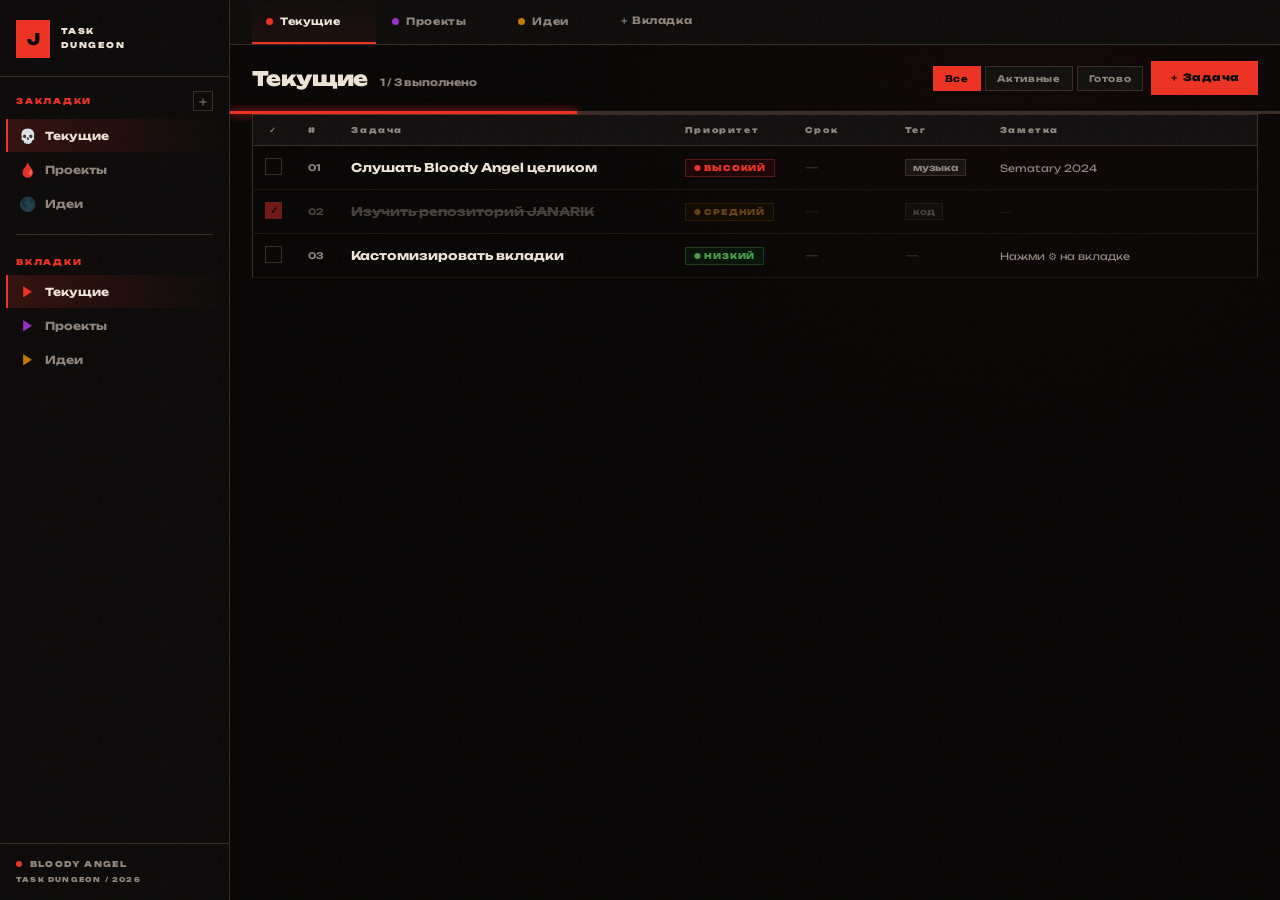
<file: tasks.html>
<!doctype html>
<html lang="ru">
<head>
  <meta charset="utf-8">
  <meta name="viewport" content="width=device-width,initial-scale=1">
  <meta name="theme-color" content="#090706">
  <title>JANARIK — Task Dungeon</title>
  <link rel="preconnect" href="https://fonts.googleapis.com">
  <link rel="preconnect" href="https://fonts.gstatic.com" crossorigin>
  <link href="https://fonts.googleapis.com/css2?family=Unbounded:wght@400;700;900&display=swap" rel="stylesheet">
  <link rel="stylesheet" href="tasks.css">
</head>
<body>
  <div class="noise" aria-hidden="true"></div>

  <div class="app">
    <!-- ── SIDEBAR ─────────────────────────────── -->
    <aside class="sidebar">
      <a class="brand" href="index.html" title="Назад к плееру">
        <span class="brand-icon">J</span>
        <span class="brand-text">TASK<br>DUNGEON</span>
      </a>

      <div class="sidebar-section">
        <div class="sidebar-section-head">
          <span>ЗАКЛАДКИ</span>
          <button id="addBookmarkBtn" class="icon-btn" title="Добавить закладку">＋</button>
        </div>
        <div id="bookmarksList" class="bookmarks-list"></div>
      </div>

      <div class="sidebar-divider"></div>

      <div class="sidebar-section">
        <div class="sidebar-section-head">
          <span>ВКЛАДКИ</span>
        </div>
        <div id="sidebarTabsList" class="bookmarks-list"></div>
      </div>

      <div class="sidebar-foot">
        <span class="pulse"></span>BLOODY ANGEL<br>
        <small>TASK DUNGEON / 2026</small>
      </div>
    </aside>

    <!-- ── MAIN ──────────────────────────────────── -->
    <main class="main">

      <!-- Tabs bar -->
      <div class="tabs-bar" id="tabsBar">
        <div id="tabsList" class="tabs-list"></div>
        <button id="addTabBtn" class="add-tab-btn">＋ Вкладка</button>
      </div>

      <!-- Toolbar -->
      <div class="toolbar">
        <div class="toolbar-left">
          <h2 id="tabTitle">Задачи</h2>
          <span id="taskCount" class="task-count"></span>
        </div>
        <div class="toolbar-right">
          <div class="filter-chips" id="filterChips">
            <button class="chip active" data-filter="all">Все</button>
            <button class="chip" data-filter="todo">Активные</button>
            <button class="chip" data-filter="done">Готово</button>
          </div>
          <button id="addTaskBtn" class="primary-btn">＋ Задача</button>
        </div>
      </div>

      <!-- Progress bar -->
      <div class="progress-wrap">
        <div class="progress-bar" id="progressBar"></div>
        <span class="progress-label" id="progressLabel"></span>
      </div>

      <!-- Table -->
      <div class="table-wrap">
        <table class="task-table">
          <thead>
            <tr>
              <th class="col-check">✓</th>
              <th class="col-num">#</th>
              <th class="col-title">Задача</th>
              <th class="col-priority">Приоритет</th>
              <th class="col-date">Срок</th>
              <th class="col-tags">Тег</th>
              <th class="col-notes">Заметка</th>
              <th class="col-actions"></th>
            </tr>
          </thead>
          <tbody id="taskTableBody"></tbody>
        </table>
      </div>

    </main>
  </div>

  <!-- ══ MODAL: Task ════════════════════════════════ -->
  <div id="taskModal" class="modal hidden" role="dialog" aria-modal="true">
    <div class="modal-overlay" data-close-modal="taskModal"></div>
    <div class="modal-box">
      <div class="modal-head">
        <h3 id="modalTitle">Новая задача</h3>
        <button class="modal-close" data-close-modal="taskModal">✕</button>
      </div>
      <form id="taskForm" autocomplete="off">
        <label>
          <span>Название *</span>
          <input type="text" id="taskTitleInput" placeholder="Что нужно сделать..." required>
        </label>
        <div class="form-row">
          <label>
            <span>Приоритет</span>
            <select id="taskPriorityInput">
              <option value="high">● ВЫСОКИЙ</option>
              <option value="med" selected>● СРЕДНИЙ</option>
              <option value="low">● НИЗКИЙ</option>
            </select>
          </label>
          <label>
            <span>Срок</span>
            <input type="date" id="taskDateInput">
          </label>
        </div>
        <label>
          <span>Тег</span>
          <input type="text" id="taskTagInput" placeholder="работа, личное, идея...">
        </label>
        <label>
          <span>Заметка</span>
          <textarea id="taskNotesInput" placeholder="Любые детали..."></textarea>
        </label>
        <div class="form-actions">
          <button type="button" class="ghost-btn" data-close-modal="taskModal">Отмена</button>
          <button type="submit" class="primary-btn">Сохранить</button>
        </div>
      </form>
    </div>
  </div>

  <!-- ══ MODAL: Tab ═════════════════════════════════ -->
  <div id="tabModal" class="modal hidden" role="dialog" aria-modal="true">
    <div class="modal-overlay" data-close-modal="tabModal"></div>
    <div class="modal-box">
      <div class="modal-head">
        <h3 id="tabModalTitle">Настройка вкладки</h3>
        <button class="modal-close" data-close-modal="tabModal">✕</button>
      </div>
      <form id="tabForm" autocomplete="off">
        <label>
          <span>Название</span>
          <input type="text" id="tabNameInput" placeholder="Моя вкладка..." required>
        </label>
        <label>
          <span>Цвет</span>
          <div class="color-swatches" id="tabColorSwatches"></div>
        </label>
        <div class="form-actions">
          <button type="button" id="deleteTabBtn" class="danger-btn">Удалить</button>
          <button type="button" class="ghost-btn" data-close-modal="tabModal">Отмена</button>
          <button type="submit" class="primary-btn">Сохранить</button>
        </div>
      </form>
    </div>
  </div>

  <!-- ══ MODAL: Bookmark ════════════════════════════ -->
  <div id="bookmarkModal" class="modal hidden" role="dialog" aria-modal="true">
    <div class="modal-overlay" data-close-modal="bookmarkModal"></div>
    <div class="modal-box">
      <div class="modal-head">
        <h3 id="bmModalTitle">Закладка</h3>
        <button class="modal-close" data-close-modal="bookmarkModal">✕</button>
      </div>
      <form id="bookmarkForm" autocomplete="off">
        <label>
          <span>Название</span>
          <input type="text" id="bmNameInput" placeholder="Моя закладка..." required>
        </label>
        <div class="form-row">
          <label>
            <span>Иконка (эмодзи)</span>
            <input type="text" id="bmIconInput" placeholder="💀" maxlength="4" style="width:80px">
          </label>
          <label style="flex:1">
            <span>Ссылается на вкладку</span>
            <select id="bmTabSelect"></select>
          </label>
        </div>
        <label>
          <span>Цвет</span>
          <div class="color-swatches" id="bmColorSwatches"></div>
        </label>
        <div class="form-actions">
          <button type="button" id="deleteBookmarkBtn" class="danger-btn">Удалить</button>
          <button type="button" class="ghost-btn" data-close-modal="bookmarkModal">Отмена</button>
          <button type="submit" class="primary-btn">Сохранить</button>
        </div>
      </form>
    </div>
  </div>

  <div id="toast" class="toast" aria-live="polite"></div>
  <script src="tasks.js"></script>
</body>
</html>
</file>
<file: tasks.css>
/* ═══════════════════════════════════════════════
   TASK DUNGEON — Bloody Angel Theme
   ═══════════════════════════════════════════════ */

:root {
  --bg:       #090706;
  --p:        #14110f;
  --p2:       #1e1714;
  --line:     #3a2c27;
  --red:      #ed3323;
  --red-dk:   #8b1210;
  --red-glow: rgba(237,51,35,.15);
  --text:     #eee4d5;
  --muted:    #8f857c;
  --high:     #ed3323;
  --med:      #d4882a;
  --low:      #4a9e4a;
  --sidebar:  230px;
  --font:     'Unbounded', Arial, sans-serif;
}

*, *::before, *::after { box-sizing: border-box; margin: 0; padding: 0; }
html { scroll-behavior: smooth; }

body {
  background: var(--bg);
  color: var(--text);
  font-family: var(--font);
  font-size: 13px;
  height: 100vh;
  overflow: hidden;
}

button, input, select, textarea { font-family: inherit; font-size: inherit; }
button { cursor: pointer; }
a { text-decoration: none; }

/* ── Noise overlay ─────────────────────────────── */
.noise {
  position: fixed; inset: 0;
  pointer-events: none; z-index: 999; opacity: .045;
  background-image: url("data:image/svg+xml,%3Csvg xmlns='http://www.w3.org/2000/svg' width='120' height='120'%3E%3Cfilter id='n'%3E%3CfeTurbulence baseFrequency='.8' numOctaves='3'/%3E%3C/filter%3E%3Crect width='100%25' height='100%25' filter='url(%23n)'/%3E%3C/svg%3E");
}

/* ── Layout ────────────────────────────────────── */
.app {
  display: grid;
  grid-template-columns: var(--sidebar) 1fr;
  height: 100vh;
  overflow: hidden;
}

/* ══════════════════════════════════════════════════
   SIDEBAR
══════════════════════════════════════════════════ */
.sidebar {
  background: #0d0b0a;
  border-right: 1px solid var(--line);
  display: flex;
  flex-direction: column;
  overflow-y: auto;
  overflow-x: hidden;
}
.sidebar::-webkit-scrollbar { width: 3px; }
.sidebar::-webkit-scrollbar-thumb { background: var(--line); }

.brand {
  display: flex; align-items: center; gap: 11px;
  padding: 20px 16px 18px;
  border-bottom: 1px solid var(--line);
  color: var(--text);
}
.brand-icon {
  display: grid; place-content: center;
  width: 34px; height: 38px; flex-shrink: 0;
  background: var(--red); color: #090706;
  font-weight: 900; font-size: 16px;
}
.brand-text {
  font-size: 8px; font-weight: 900;
  letter-spacing: .18em; line-height: 1.7;
}
.brand:hover .brand-text { color: var(--red); }

.sidebar-section { padding: 14px 0 6px; }

.sidebar-section-head {
  display: flex; align-items: center;
  justify-content: space-between;
  padding: 0 16px 8px;
  font-size: 8px; font-weight: 900;
  letter-spacing: .22em; color: var(--red);
}

.icon-btn {
  display: grid; place-content: center;
  width: 20px; height: 20px;
  border: 1px solid var(--line);
  background: transparent; color: var(--muted);
  font-size: 14px; line-height: 1;
  transition: .12s;
}
.icon-btn:hover { border-color: var(--red); color: var(--red); background: var(--red-glow); }

.bookmarks-list { display: flex; flex-direction: column; gap: 1px; padding: 0 6px; }

.bookmark-item {
  display: flex; align-items: center; gap: 9px;
  padding: 8px 10px;
  border-left: 2px solid transparent;
  color: var(--muted);
  font-size: 11px; font-weight: 700;
  transition: .12s; cursor: pointer; user-select: none;
}
.bookmark-item:hover {
  color: var(--text);
  background: linear-gradient(90deg,#35120f33,transparent);
  border-left-color: var(--bm-color, var(--red));
}
.bookmark-item.active {
  color: var(--text);
  background: linear-gradient(90deg,#35120f,transparent);
  border-left-color: var(--bm-color, var(--red));
}
.bm-icon { font-size: 14px; width: 18px; text-align: center; flex-shrink: 0; }

.bm-edit {
  margin-left: auto; opacity: 0;
  display: grid; place-content: center;
  width: 17px; height: 17px;
  border: none; background: transparent;
  color: var(--muted); font-size: 11px;
  flex-shrink: 0; transition: .1s;
}
.bookmark-item:hover .bm-edit { opacity: 1; }
.bm-edit:hover { color: var(--text); }

.sidebar-divider { height: 1px; background: var(--line); margin: 8px 16px; }

.sidebar-foot {
  margin-top: auto;
  border-top: 1px solid var(--line);
  padding: 13px 16px;
  font-size: 8px; font-weight: 900;
  letter-spacing: .15em; line-height: 1.9;
  color: var(--muted);
}
.pulse {
  display: inline-block; width: 6px; height: 6px;
  background: var(--red); border-radius: 50%;
  margin-right: 8px;
  animation: blink 2s ease-in-out infinite;
}
@keyframes blink {
  0%,100% { opacity:1; box-shadow: 0 0 5px var(--red); }
  50%      { opacity:.4; box-shadow: none; }
}

/* ══════════════════════════════════════════════════
   MAIN
══════════════════════════════════════════════════ */
.main {
  display: flex; flex-direction: column;
  overflow: hidden;
  background: radial-gradient(circle at 75% 0, #36100d28, transparent 38%);
}

/* ── Tabs bar ──────────────────────────────────── */
.tabs-bar {
  display: flex; align-items: stretch;
  padding: 0 22px;
  background: #0f0d0c;
  border-bottom: 1px solid var(--line);
  overflow-x: auto; flex-shrink: 0;
  min-height: 44px; gap: 2px;
}
.tabs-bar::-webkit-scrollbar { height: 2px; }
.tabs-bar::-webkit-scrollbar-thumb { background: var(--line); }

.tabs-list { display: flex; gap: 2px; align-items: stretch; }

.tab-item {
  display: flex; align-items: center; gap: 7px;
  padding: 0 14px;
  min-height: 44px;
  border: none;
  border-bottom: 2px solid transparent;
  background: transparent;
  color: var(--muted);
  font-size: 10px; font-weight: 700; letter-spacing: .06em;
  transition: .13s; white-space: nowrap; position: relative;
}
.tab-item:hover { color: var(--text); background: rgba(255,255,255,.025); }
.tab-item.active {
  color: var(--text);
  border-bottom-color: var(--tab-color, var(--red));
  background: linear-gradient(180deg,transparent,rgba(237,51,35,.07));
}
.tab-dot {
  width: 7px; height: 7px; border-radius: 50%;
  background: var(--tab-color, var(--red)); flex-shrink: 0;
}
.tab-cfg {
  opacity: 0; display: grid; place-content: center;
  width: 15px; height: 15px;
  border: none; background: transparent;
  color: var(--muted); font-size: 12px;
  transition: .1s; flex-shrink: 0;
}
.tab-item:hover .tab-cfg { opacity: 1; }
.tab-cfg:hover { color: var(--text); }

.add-tab-btn {
  display: flex; align-items: center;
  padding: 0 12px;
  border: none; border-bottom: 2px solid transparent;
  background: transparent; color: var(--muted);
  font-size: 10px; font-weight: 700; letter-spacing: .06em;
  white-space: nowrap; transition: .13s;
}
.add-tab-btn:hover { color: var(--red); }

/* ── Toolbar ───────────────────────────────────── */
.toolbar {
  display: flex; align-items: center;
  justify-content: space-between;
  padding: 16px 22px;
  flex-shrink: 0; gap: 12px;
}
.toolbar-left { display: flex; align-items: baseline; gap: 12px; min-width: 0; }
.toolbar-left h2 {
  font-size: 20px; font-weight: 900;
  letter-spacing: -.03em; white-space: nowrap;
}
.task-count { font-size: 10px; color: var(--muted); font-weight: 700; white-space: nowrap; }
.toolbar-right { display: flex; align-items: center; gap: 8px; flex-shrink: 0; }

.filter-chips { display: flex; gap: 4px; }

.chip {
  padding: 6px 11px;
  border: 1px solid var(--line);
  background: var(--p); color: var(--muted);
  font-size: 9px; font-weight: 700; letter-spacing: .07em;
  transition: .12s;
}
.chip:hover { border-color: var(--red); color: var(--text); }
.chip.active { background: var(--red); color: #090706; border-color: var(--red); }

/* ── Progress bar ──────────────────────────────── */
.progress-wrap {
  position: relative; height: 3px;
  background: var(--line); flex-shrink: 0;
  overflow: visible;
}
.progress-bar {
  height: 100%; background: var(--red);
  transition: width .4s cubic-bezier(.4,0,.2,1);
  box-shadow: 0 0 8px var(--red);
}
.progress-label {
  position: absolute; right: 22px; top: 6px;
  font-size: 8px; font-weight: 900;
  letter-spacing: .15em; color: var(--muted);
}

/* ── Table wrap ────────────────────────────────── */
.table-wrap {
  flex: 1; overflow-y: auto;
  padding: 0 22px 28px;
}
.table-wrap::-webkit-scrollbar { width: 4px; }
.table-wrap::-webkit-scrollbar-track { background: transparent; }
.table-wrap::-webkit-scrollbar-thumb { background: var(--line); border-radius: 2px; }

/* ── Task table ────────────────────────────────── */
.task-table {
  width: 100%; border-collapse: collapse;
  border: 1px solid var(--line);
}

.task-table thead { position: sticky; top: 0; z-index: 10; }
.task-table th {
  background: #131110;
  color: var(--muted);
  font-size: 8px; font-weight: 900; letter-spacing: .2em;
  padding: 10px 13px; text-align: left;
  border-bottom: 1px solid var(--line);
  white-space: nowrap;
}
.task-table th.col-check  { width: 42px; text-align: center; padding: 10px 6px; }
.task-table th.col-num    { width: 38px; }
.task-table th.col-priority{ width: 120px; }
.task-table th.col-date   { width: 100px; }
.task-table th.col-tags   { width: 95px; }
.task-table th.col-actions{ width: 64px; }

.task-table tbody tr {
  border-bottom: 1px solid #1c1613;
  transition: background .1s;
}
.task-table tbody tr:hover { background: #1a1412; }
.task-table tbody tr.is-done { opacity: .45; }
.task-table tbody tr.is-done .task-title { text-decoration: line-through; color: var(--muted); }

.task-table td {
  padding: 9px 13px; vertical-align: middle;
  font-size: 12px;
}
.task-table td.col-check { text-align: center; padding: 9px 5px; }
.task-table td.col-num   { color: var(--muted); font-size: 9px; font-weight: 700; letter-spacing: .1em; }

/* ── Custom checkbox ───────────────────────────── */
.custom-check { position: relative; display: inline-block; width: 17px; height: 17px; cursor: pointer; }
.custom-check input { position: absolute; opacity: 0; width: 0; height: 0; }
.check-box {
  position: absolute; inset: 0;
  border: 1px solid var(--line); background: transparent;
  transition: .15s;
}
.custom-check:hover .check-box { border-color: var(--red); }
.custom-check input:checked + .check-box { background: var(--red); border-color: var(--red); }
.check-box::after {
  content: '✓';
  position: absolute; inset: 0;
  display: grid; place-content: center;
  color: #090706; font-size: 10px; font-weight: 900;
  opacity: 0; transition: .1s;
}
.custom-check input:checked + .check-box::after { opacity: 1; }

/* ── Task title ────────────────────────────────── */
.task-title { font-weight: 700; color: var(--text); transition: color .1s; }

/* ── Priority badge ────────────────────────────── */
.prio {
  display: inline-flex; align-items: center; gap: 5px;
  padding: 3px 8px;
  font-size: 8px; font-weight: 900; letter-spacing: .1em;
  border: 1px solid;
}
.prio.high { color: var(--high); border-color: #5a1515; background: #1e0707; }
.prio.med  { color: var(--med);  border-color: #5a3800; background: #1a1100; }
.prio.low  { color: var(--low);  border-color: #1a3e1a; background: #081408; }

/* ── Tag badge ─────────────────────────────────── */
.tag {
  display: inline-block; padding: 2px 7px;
  font-size: 9px; font-weight: 700;
  border: 1px solid var(--line);
  color: var(--muted); background: #191512;
}

/* ── Date ──────────────────────────────────────── */
.date-cell { font-size: 10px; color: var(--muted); }
.date-cell.overdue { color: var(--red); }

/* ── Notes ─────────────────────────────────────── */
.notes-cell {
  font-size: 10px; color: var(--muted);
  max-width: 180px; white-space: nowrap;
  overflow: hidden; text-overflow: ellipsis;
}

/* ── Row actions ───────────────────────────────── */
.row-actions { display: flex; gap: 3px; opacity: 0; transition: opacity .1s; }
.task-table tbody tr:hover .row-actions { opacity: 1; }

.row-btn {
  display: grid; place-content: center;
  width: 25px; height: 25px;
  border: 1px solid var(--line);
  background: transparent; color: var(--muted);
  font-size: 11px; transition: .1s;
}
.row-btn:hover { border-color: var(--red); color: var(--text); }
.row-btn.del:hover { border-color: #5a1515; color: var(--red); background: #1e0707; }

/* ── Empty state ───────────────────────────────── */
.td-empty { text-align: center; padding: 70px 20px; }
.td-empty .empty-icon { font-size: 32px; opacity: .25; margin-bottom: 14px; }
.td-empty h3 { font-size: 14px; font-weight: 900; letter-spacing: .1em; opacity: .25; margin-bottom: 8px; }
.td-empty p  { font-size: 9px; letter-spacing: .15em; color: var(--muted); }

/* ══════════════════════════════════════════════════
   BUTTONS
══════════════════════════════════════════════════ */
.primary-btn {
  padding: 9px 17px;
  background: var(--red); border: 1px solid var(--red);
  color: #090706; font-weight: 900; font-size: 10px;
  letter-spacing: .07em; transition: .12s;
}
.primary-btn:hover { background: #c02a1d; border-color: #c02a1d; }

.ghost-btn {
  padding: 9px 17px;
  background: transparent; border: 1px solid var(--line);
  color: var(--muted); font-weight: 700; font-size: 10px;
  transition: .12s;
}
.ghost-btn:hover { border-color: var(--text); color: var(--text); }

.danger-btn {
  padding: 9px 17px;
  background: transparent; border: 1px solid #4a1515;
  color: #c03333; font-weight: 700; font-size: 10px;
  transition: .12s;
}
.danger-btn:hover { background: #2a0808; border-color: var(--red); color: var(--red); }

/* ══════════════════════════════════════════════════
   MODALS
══════════════════════════════════════════════════ */
.modal {
  position: fixed; inset: 0; z-index: 500;
  display: grid; place-content: center;
}
.modal.hidden { display: none !important; }

.modal-overlay {
  position: fixed; inset: 0;
  background: rgba(4,2,1,.88);
  backdrop-filter: blur(5px);
}
.modal-box {
  position: relative; z-index: 1;
  width: min(500px,92vw);
  background: #141210;
  border: 1px solid #4a2e28;
  padding: 26px 28px;
  box-shadow: 0 0 60px rgba(0,0,0,.7), 0 0 20px var(--red-glow);
}
.modal-head {
  display: flex; align-items: center;
  justify-content: space-between;
  margin-bottom: 22px;
}
.modal-head h3 { font-size: 13px; font-weight: 900; letter-spacing: .06em; }
.modal-close {
  display: grid; place-content: center;
  width: 28px; height: 28px;
  border: 1px solid var(--line);
  background: transparent; color: var(--muted);
  font-size: 12px; transition: .12s;
}
.modal-close:hover { border-color: var(--red); color: var(--red); }

.modal-box form { display: flex; flex-direction: column; gap: 15px; }
.modal-box label { display: flex; flex-direction: column; gap: 6px; }
.modal-box label > span {
  font-size: 8px; font-weight: 900;
  letter-spacing: .22em; color: var(--red);
}
.modal-box input,
.modal-box select,
.modal-box textarea {
  background: var(--p); border: 1px solid var(--line);
  color: var(--text); padding: 9px 11px;
  font-size: 12px; outline: none;
  transition: border-color .12s;
}
.modal-box input:focus,
.modal-box select:focus,
.modal-box textarea:focus { border-color: var(--red); }
.modal-box textarea { resize: vertical; min-height: 75px; }
.modal-box select option { background: var(--p); }
input[type="date"] { color-scheme: dark; }

.form-row { display: grid; grid-template-columns: 1fr 1fr; gap: 12px; }

.form-actions {
  display: flex; justify-content: flex-end;
  gap: 8px; padding-top: 4px; flex-wrap: wrap;
}
.form-actions .danger-btn { margin-right: auto; }

/* ── Color swatches ────────────────────────────── */
.color-swatches { display: flex; gap: 7px; flex-wrap: wrap; }
.color-swatch {
  width: 27px; height: 27px;
  border: 2px solid transparent;
  cursor: pointer; transition: .12s;
  position: relative;
}
.color-swatch:hover { transform: scale(1.12); }
.color-swatch.selected { border-color: var(--text); }
.color-swatch.selected::after {
  content: '✓'; position: absolute; inset: 0;
  display: grid; place-content: center;
  color: rgba(255,255,255,.9); font-size: 12px; font-weight: 900;
}

/* ══════════════════════════════════════════════════
   TOAST
══════════════════════════════════════════════════ */
.toast {
  position: fixed; right: 18px; bottom: 22px;
  background: var(--text); color: #090706;
  padding: 10px 18px;
  font-size: 10px; font-weight: 900; letter-spacing: .07em;
  opacity: 0; pointer-events: none;
  transition: opacity .2s, transform .2s;
  transform: translateY(6px); z-index: 1000;
}
.toast.show { opacity: 1; transform: translateY(0); }

/* ══════════════════════════════════════════════════
   SCROLLBAR
══════════════════════════════════════════════════ */
::-webkit-scrollbar { width: 4px; height: 4px; }
::-webkit-scrollbar-track { background: transparent; }
::-webkit-scrollbar-thumb { background: var(--line); border-radius: 2px; }

/* ══════════════════════════════════════════════════
   RESPONSIVE
══════════════════════════════════════════════════ */
@media (max-width: 860px) {
  :root { --sidebar: 52px; }
  .brand-text, .sidebar-section-head span,
  .bookmark-item span:not(.bm-icon), .bm-edit,
  .sidebar-foot small, .sidebar-divider { display: none; }
  .brand { justify-content: center; padding: 14px 0; }
  .bookmark-item { justify-content: center; padding: 10px 0; }
  .sidebar-section-head { justify-content: center; }
  .sidebar-section-head span { display: none; }
  .toolbar-left h2 { font-size: 15px; }
  .task-count { display: none; }
  .filter-chips { display: none; }
}
@media (max-width: 640px) {
  .app { grid-template-columns: 1fr; }
  .sidebar { display: none; }
  .task-table th.col-date,
  .task-table td.col-date,
  .task-table th.col-notes,
  .task-table td.col-notes { display: none; }
}
</file>
